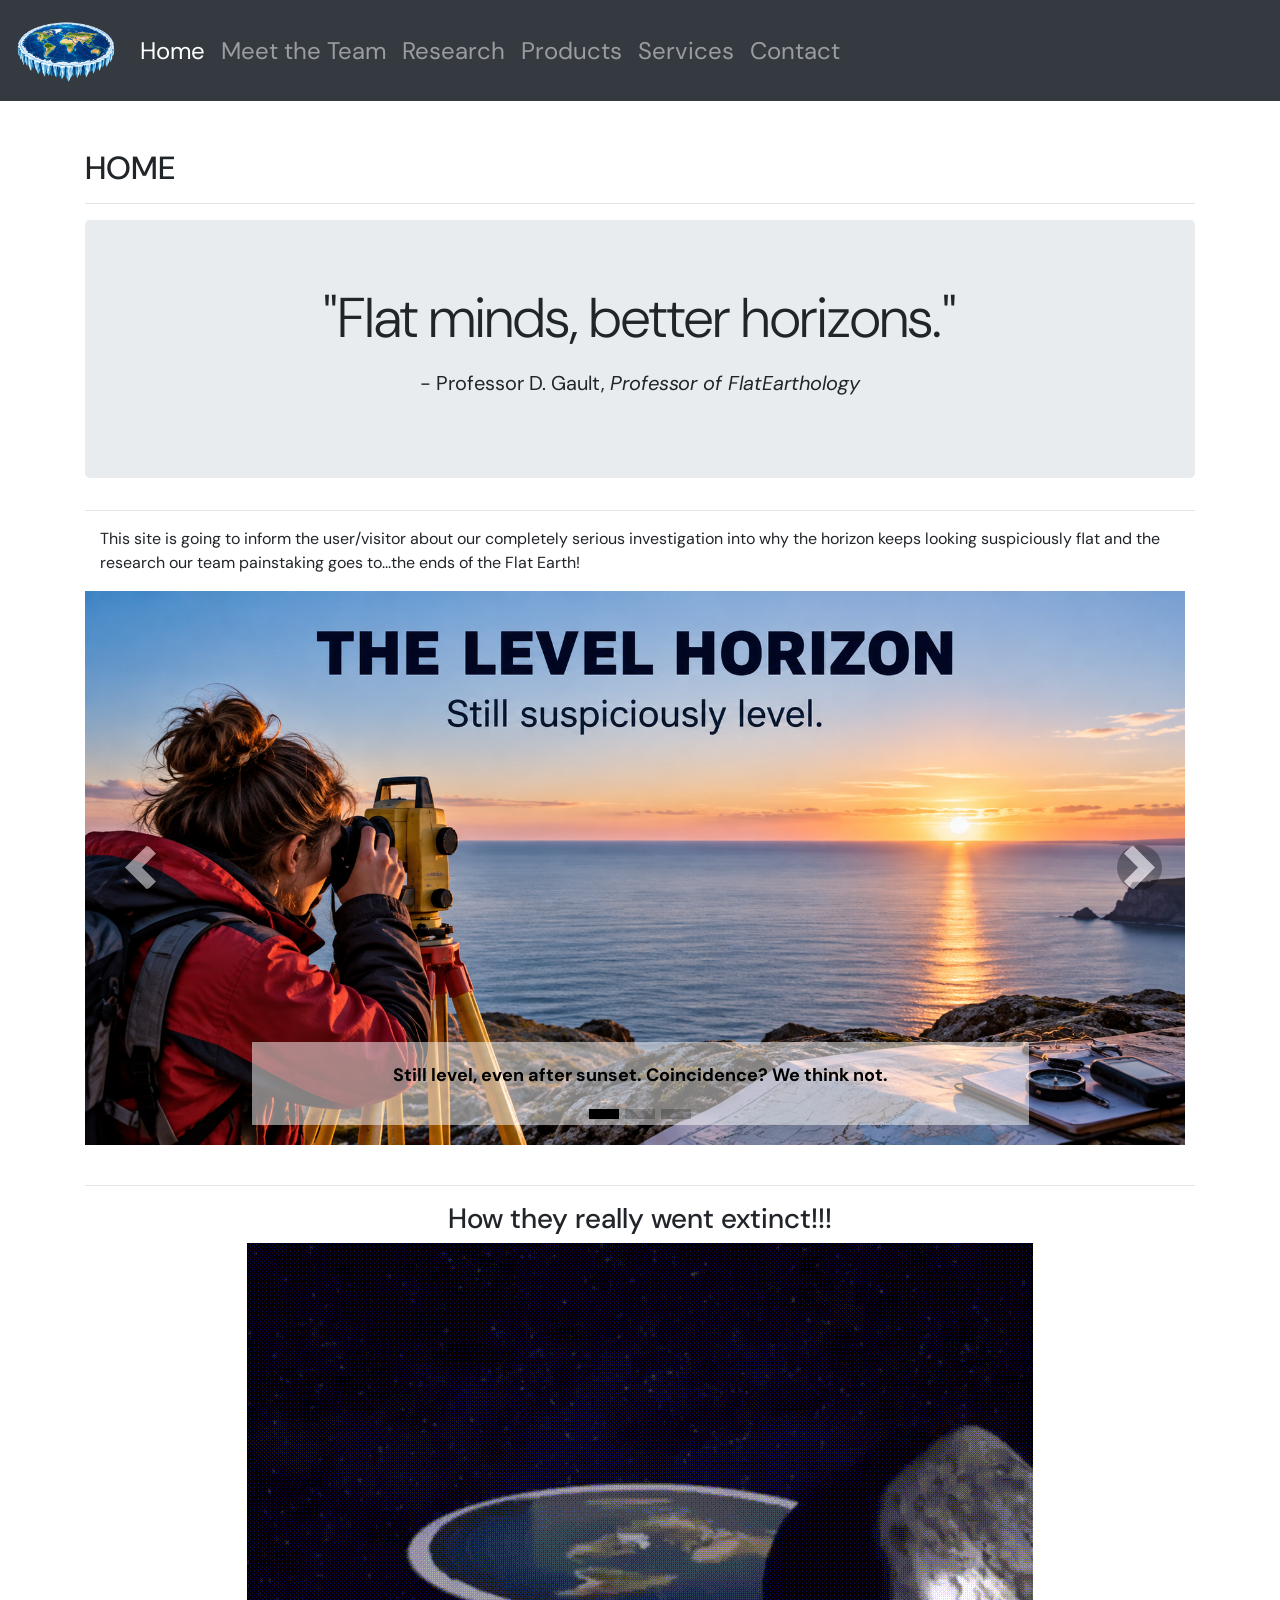
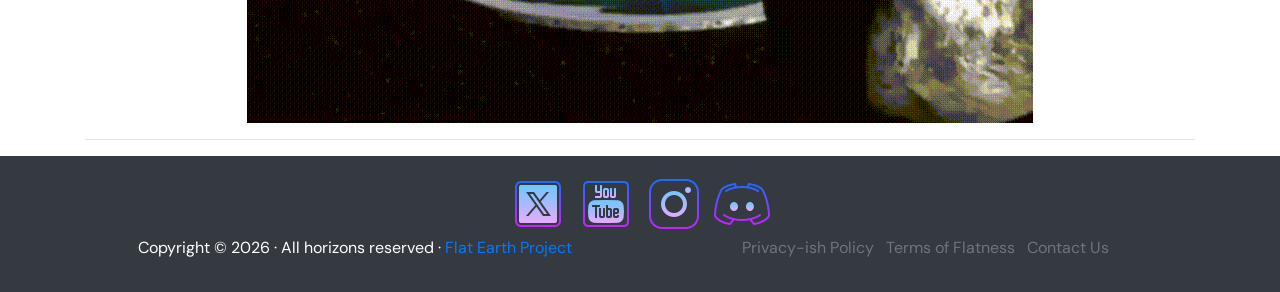
<file: index.html>
<!doctype html>
<html lang="en" style="height: 100;">
  <head >
    <!-- Required meta tags -->
    <meta charset="utf-8">
    <meta name="viewport" content="width=device-width, initial-scale=1, shrink-to-fit=no">

    <!-- Bootstrap CSS -->
    <link rel="stylesheet" href="https://cdn.jsdelivr.net/npm/bootstrap@4.4.1/dist/css/bootstrap.min.css" integrity="sha384-Vkoo8x4CGsO3+Hhxv8T/Q5PaXtkKtu6ug5TOeNV6gBiFeWPGFN9MuhOf23Q9Ifjh" crossorigin="anonymous">
    <link rel="stylesheet" href="css/styles.css">

    <title>Flat Earth HQ</title>
    <link rel="icon" href="assets/favicon.ico" type="image/x-icon">
  </head>
  <body class="d-flex flex-column min-vh-100">

<!-- NavBar -------------------------->
<nav class=" navbar navbar-expand-md bg-dark navbar-dark">
  <a class="navbar-brand" href="index.html"><img src="assets/flatEarthLogo.png" alt="Site Logo" style="height: 75px; width: 100px"></a>
  <button class="navbar-toggler" type="button" data-toggle="collapse" data-target="#collapsibleNavbar">
    <span class="navbar-toggler-icon"></span>
  </button>
  <div class="collapse navbar-collapse" id="collapsibleNavbar">
    <ul class="navbar-nav">
      <li class="nav-item active"><a class="nav-link" href="index.html">Home</a></li>
      <li class="nav-item"><a class="nav-link" href="meetTheTeam.html">Meet the Team</a></li>
      <li class="nav-item"><a class="nav-link" href="research.html">Research</a></li>
      <li class="nav-item"><a class="nav-link" href="products.html">Products</a></li>    
      <li class="nav-item"><a class="nav-link" href="services.html">Services</a></li>
      <li class="nav-item"><a class="nav-link" href="contact.html">Contact</a></li>    
    </ul>
  </div>  
</nav>
<br>
<!-- NavBar End ---------------------->

<!-- Main ---------------------------->
<div class="container" style="flex: 1;">
  <br>
  <h2>HOME</h2>
  <hr>
    <div class="jumbotron text-center">
        <h1 class="display-4">"Flat minds, better horizons."</h1>
        <p class="blockquote mt-3">
            - Professor D. Gault,
            <cite>
              Professor of FlatEarthology
            </cite>
        </p>
    </div>
  <hr>

    <div class="container">
      <p>This site is going to inform the user/visitor about our completely serious investigation into why the horizon keeps looking suspiciously flat 
         and the research our team painstaking goes to...the ends of the Flat Earth!</p>
    </div>

    <div id="demo" class="carousel slide" data-ride="carousel">
      <ul class="carousel-indicators">
        <li data-target="#demo" data-slide-to="0" class="active"></li>
        <li data-target="#demo" data-slide-to="1"></li>
        <li data-target="#demo" data-slide-to="2"></li>
      </ul>
      <div class="carousel-inner">
        <div class="carousel-item active">
          <img src="assets/carousel-assets/imgFlatHorizon.png" alt="Flat Earth Horizon" class="img-fluid" width="1100" height="500">
          <div class="carousel-caption">
            <p>Still level, even after sunset. Coincidence? We think not.</p>
          </div>   
        </div>
        <div class="carousel-item">
          <img src="assets/carousel-assets/imgIceWall.png" alt="Ice Wall Image" class="img-fluid" width="1100" height="500">
          <div class="carousel-caption">
            <p>Our expedition is ready. We are currently waiting for someone to lend us a very long ladder.</p>
          </div>   
        </div>
        <div class="carousel-item">
          <img src="assets/carousel-assets/imgFlatEarthHQ.png" alt="Flat Earth HQ" class="img-fluid" width="1100" height="500">
          <div class="carousel-caption">
            <p>Home of independent research, strong tea and absolutely no globes.</p>
          </div>   
        </div>
      </div>
      <a class="carousel-control-prev" href="#demo" data-slide="prev">
        <span class="carousel-control-prev-icon"></span>
      </a>
      <a class="carousel-control-next" href="#demo" data-slide="next">
        <span class="carousel-control-next-icon"></span>
      </a>
    </div>
<br>
<hr>
<div class="container" style="text-align: center;">
  <h3>How they really went extinct!!!</h3>
  <img src="assets/dinoEarthExtint.gif" class="img-fluid" alt="Dino Extinct Mode Gif">
</div>
<hr>
</div>
<!-- Main End ------------------------>

<!-- Footer -------------------------->
<footer class="text-center bg-dark text-white py-3"> <!-- py-3 = padding, optional-->
    <div>
      <a href="#"><img src="assets/socialIcons/icons8-x-64.png"  alt="X Link Icon"></a>
      <a href="#"><img src="assets/socialIcons/icons8-youtube-squared-64.png"  alt="Youtube Link Icon"></a>
      <a href="#"><img src="assets/socialIcons/icons8-instagram-64.png"  alt="Instagram Link Icon"></a>
      <a href="#"><img src="assets/socialIcons/icons8-discord-64.png"  alt="Discord Link Icon"></a>
    </div>
    <div class="container">
        <div class="row">
            <div class="col-md-6">
                <p>Copyright &copy; 2026 &middot; All horizons reserved &middot; <a href="index.html">Flat Earth Project</a></p>
            </div>
            <div class="col-md-6">
                <ul class="list-inline">
                    <li class="list-inline-item"><a href="#" class="text-muted">Privacy-ish Policy</a></li>
                    <li class="list-inline-item"><a href="#" class="text-muted">Terms of Flatness</a></li>
                    <li class="list-inline-item"><a href="contact.html" class="text-muted">Contact Us</a></li>
                </ul>
            </div>
        </div>
    </div>
</footer>
<!-- Footer End ---------------------->

    <!-- Optional JavaScript -->
    <!-- jQuery first, then Popper.js, then Bootstrap JS -->
    <script src="https://code.jquery.com/jquery-3.4.1.slim.min.js" integrity="sha384-J6qa4849blE2+poT4WnyKhv5vZF5SrPo0iEjwBvKU7imGFAV0wwj1yYfoRSJoZ+n" crossorigin="anonymous"></script>
    <script src="https://cdn.jsdelivr.net/npm/popper.js@1.16.0/dist/umd/popper.min.js" integrity="sha384-Q6E9RHvbIyZFJoft+2mJbHaEWldlvI9IOYy5n3zV9zzTtmI3UksdQRVvoxMfooAo" crossorigin="anonymous"></script>
    <script src="https://cdn.jsdelivr.net/npm/bootstrap@4.4.1/dist/js/bootstrap.min.js" integrity="sha384-wfSDF2E50Y2D1uUdj0O3uMBJnjuUD4Ih7YwaYd1iqfktj0Uod8GCExl3Og8ifwB6" crossorigin="anonymous"></script>
  </body>
</html>
</file>
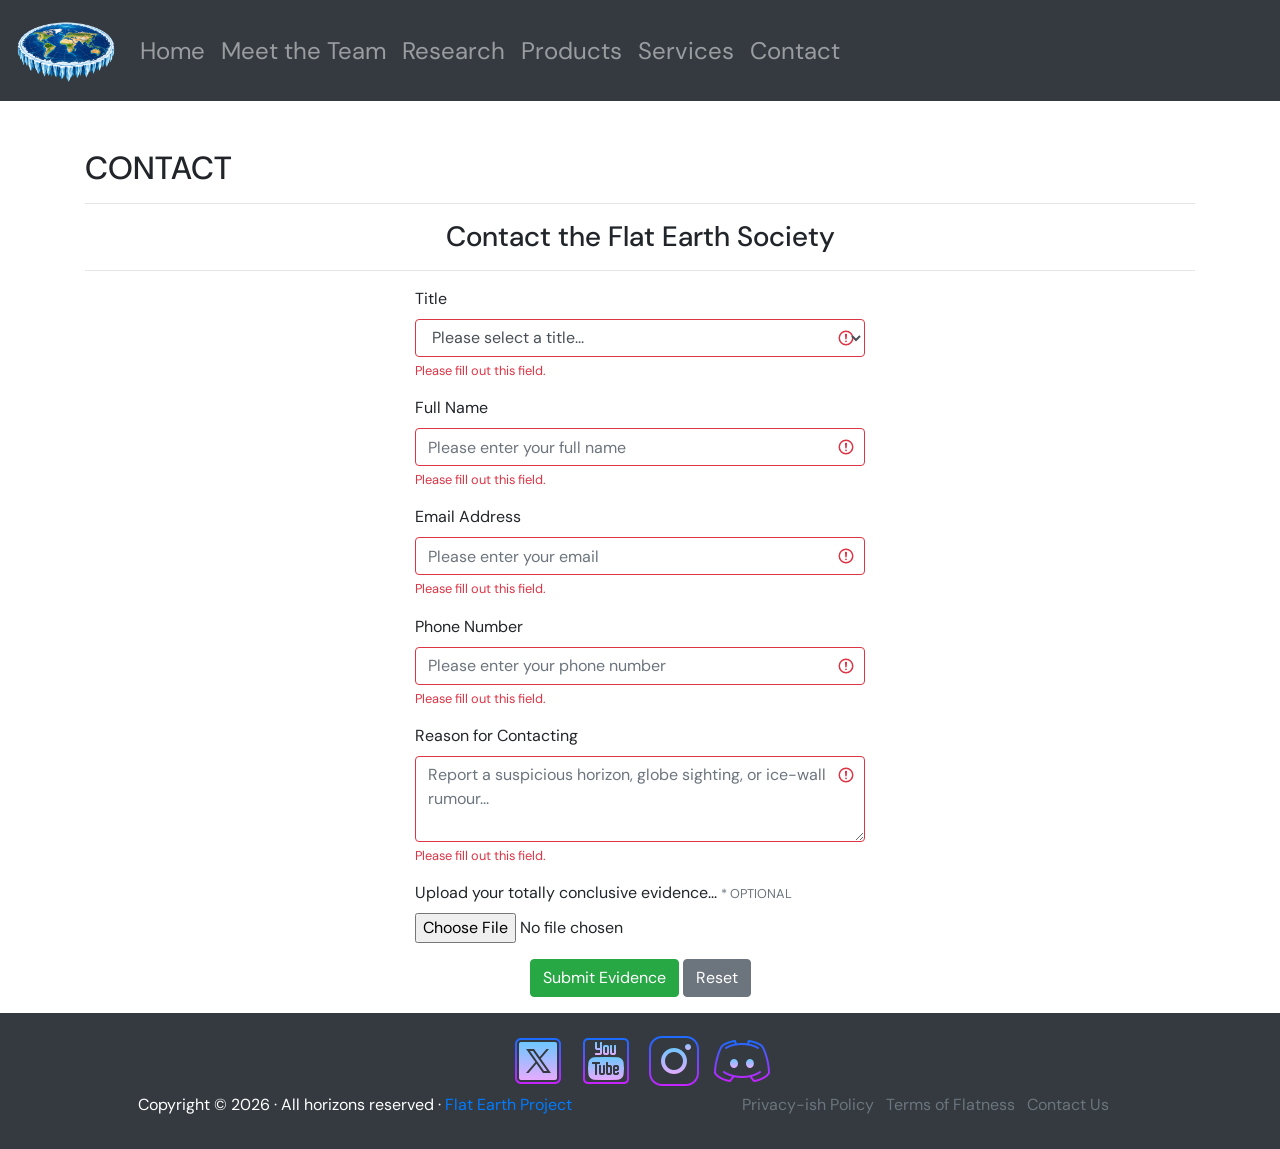
<file: contact.html>
<!doctype html>
<html lang="en" style="height: 100;">
  <head>
    <!-- Required meta tags -->
    <meta charset="utf-8">
    <meta name="viewport" content="width=device-width, initial-scale=1, shrink-to-fit=no">

    <!-- Bootstrap CSS -->
    <link rel="stylesheet" href="https://cdn.jsdelivr.net/npm/bootstrap@4.4.1/dist/css/bootstrap.min.css" integrity="sha384-Vkoo8x4CGsO3+Hhxv8T/Q5PaXtkKtu6ug5TOeNV6gBiFeWPGFN9MuhOf23Q9Ifjh" crossorigin="anonymous">
    <link rel="stylesheet" href="css/styles.css">

    <title>Flat Earth HQ</title>
    <link rel="icon" href="assets/favicon.ico" type="image/x-icon">
  </head>
<body class="d-flex flex-column min-vh-100">

<!-- NavBar -------------------------->
<nav class=" navbar navbar-expand-md bg-dark navbar-dark">
  <a class="navbar-brand" href="index.html"><img src="assets/flatEarthLogo.png" alt="Site Logo" style="height: 75px; width: 100px"></a>
  <button class="navbar-toggler" type="button" data-toggle="collapse" data-target="#collapsibleNavbar">
    <span class="navbar-toggler-icon"></span>
  </button>
  <div class="collapse navbar-collapse" id="collapsibleNavbar">
    <ul class="navbar-nav">
      <li class="nav-item"><a class="nav-link" href="index.html">Home</a></li>
      <li class="nav-item"><a class="nav-link" href="meetTheTeam.html">Meet the Team</a></li>
      <li class="nav-item"><a class="nav-link" href="research.html">Research</a></li>
      <li class="nav-item"><a class="nav-link" href="products.html">Products</a></li>
      <li class="nav-item"><a class="nav-link" href="services.html">Services</a></li>
      <li class="nav-item"><a class="nav-link" href="contact.html">Contact</a></li>        
    </ul>
  </div>  
</nav>
<br>
<!-- NavBar End ---------------------->

<!-- Main ---------------------------->
<div class="conatiner-fluid" style="flex: 1;">
    <br>


    <div class="container">
      <h2>CONTACT</h2>
      <hr>
      <h3 class="text-center">Contact the Flat Earth Society</h3>
      <hr>
      
      <div class="container-fluid d-flex justify-content-center">
        
        <form id="myForm" style="width: 450px;" class="was-validated" onsubmit="myFormSubmits(event)">
        
          <!-- Select Title -->
          <div class="form-group">
            <label for="nameTitle">Title</label>
            <select id="nameTitle" class="form-control" name="Title " required>
              <option value="">Please select a title...</option>
              <option value="MR">MR.</option>
              <option value="MISS">Miss</option>
              <option value="MRS">Mrs.</option>
              <option value="DR">Dr.</option>
              <option value="PROF">Prof. of Flatness</option>
            </select>
            <div class="valid-feedback">Valid.</div>
            <div class="invalid-feedback">Please fill out this field.</div>
          </div>
        
          <!-- Full Name -->
          <div class="form-group">
            <label for="fullName">Full Name</label>
            <input type="text" class="form-control" id="fullName" name="Full Name " placeholder="Please enter your full name" required>
            <div class="valid-feedback">Valid.</div>
            <div class="invalid-feedback">Please fill out this field.</div>
          </div>
          
          <!-- Email -->
          <div class="form-group">
            <label for="email">Email Address</label>
            <input type="email" class="form-control" id="email" placeholder="Please enter your email"  name="Email "  required>
            <div class="valid-feedback">Valid.</div>
            <div class="invalid-feedback">Please fill out this field.</div>
          </div>
          
          <!-- Phone Number -->
          <div class="form-group">
            <label for="phoneNumber">Phone Number</label>
            <input type="tel" class="form-control" id="phoneNumber" placeholder="Please enter your phone number"  name="Phone Number "  required>
            <div class="valid-feedback">Valid.</div>
            <div class="invalid-feedback">Please fill out this field.</div>
          </div>
          
          <!-- Address -->
          <div class="form-group">
            <label for="address">Reason for Contacting</label>
            <textarea class="form-control" id="address" rows="3" placeholder="Report a suspicious horizon, globe sighting, or ice-wall rumour..." name="Contact Reason "  required></textarea>
            <div class="valid-feedback">Valid.</div>
            <div class="invalid-feedback">Please fill out this field.</div>
          </div>
          
          <!-- Upload CV -->
          <div class="form-group">
            <label for="uploadFict">Upload your totally conclusive evidence...</label>
            <small class="text-muted">* OPTIONAL</small>
            <input type="file" class="form-control-file" id="uploadFict" name="File Upload ">
        </div>
          
          <!-- Buttons -->
          <div class="form-group text-center">
            <button type="submit" class="btn btn-success">Submit Evidence</button>
            <button type="reset" class="btn btn-secondary">Reset</button>
          </div>
        </form>
      </div>
    </div>

</div>

<!-- Main End ------------------------>

<!-- Footer -------------------------->
<footer class="text-center bg-dark text-white py-3"> <!-- py-3 = padding, optional-->
    <div>
      <a href="#"><img src="assets/socialIcons/icons8-x-64.png"  alt="X Link Icon"></a>
      <a href="#"><img src="assets/socialIcons/icons8-youtube-squared-64.png"  alt="Youtube Link Icon"></a>
      <a href="#"><img src="assets/socialIcons/icons8-instagram-64.png"  alt="Instagram Link Icon"></a>
      <a href="#"><img src="assets/socialIcons/icons8-discord-64.png"  alt="Discord Link Icon"></a>
    </div>
    <div class="container">
        <div class="row">
            <div class="col-md-6">
                <p>Copyright &copy; 2026 &middot; All horizons reserved &middot; <a href="index.html">Flat Earth Project</a></p>
            </div>
            <div class="col-md-6">
                <ul class="list-inline">
                    <li class="list-inline-item"><a href="#" class="text-muted">Privacy-ish Policy</a></li>
                    <li class="list-inline-item"><a href="#" class="text-muted">Terms of Flatness</a></li>
                    <li class="list-inline-item"><a href="contact.html" class="text-muted">Contact Us</a></li>
                </ul>
            </div>
        </div>
    </div>
</footer>
<!-- Footer End ---------------------->

<!-- CUSTOM SCRIPTING FILE -----------> 
<script src="js/formscript.js"></script>
<!-- CUSTOM SCRIPTING FILE END -------> 

    <!-- Optional JavaScript -->
    <!-- jQuery first, then Popper.js, then Bootstrap JS -->
    <script src="https://code.jquery.com/jquery-3.4.1.slim.min.js" integrity="sha384-J6qa4849blE2+poT4WnyKhv5vZF5SrPo0iEjwBvKU7imGFAV0wwj1yYfoRSJoZ+n" crossorigin="anonymous"></script>
    <script src="https://cdn.jsdelivr.net/npm/popper.js@1.16.0/dist/umd/popper.min.js" integrity="sha384-Q6E9RHvbIyZFJoft+2mJbHaEWldlvI9IOYy5n3zV9zzTtmI3UksdQRVvoxMfooAo" crossorigin="anonymous"></script>
    <script src="https://cdn.jsdelivr.net/npm/bootstrap@4.4.1/dist/js/bootstrap.min.js" integrity="sha384-wfSDF2E50Y2D1uUdj0O3uMBJnjuUD4Ih7YwaYd1iqfktj0Uod8GCExl3Og8ifwB6" crossorigin="anonymous"></script>
  </body>
</html>
</file>
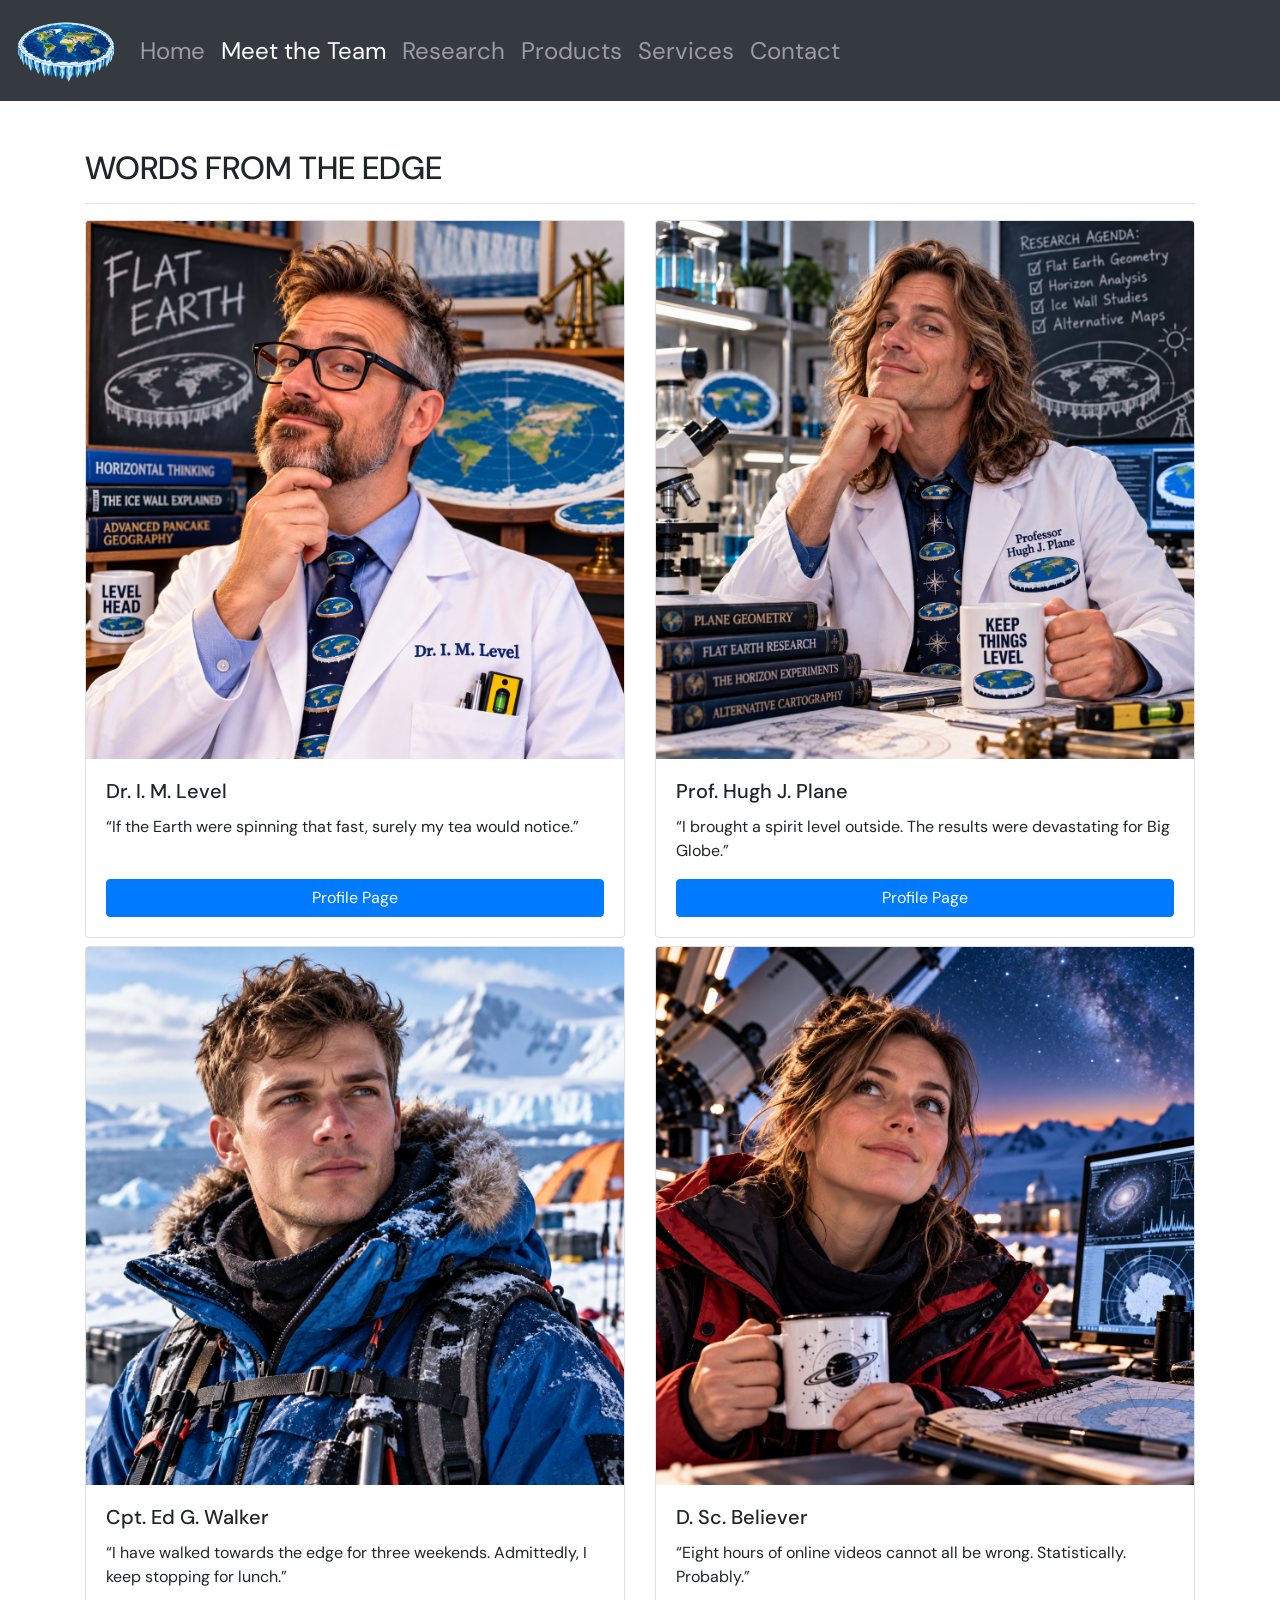
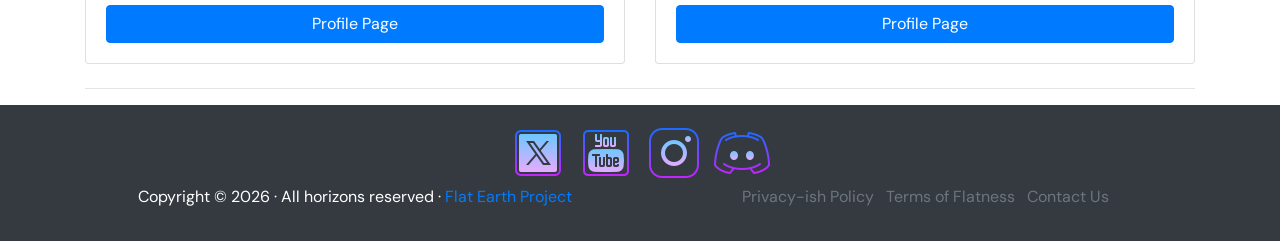
<file: meetTheTeam.html>
<!doctype html>
<html lang="en" style="height: 100;">
  <head>
    <!-- Required meta tags -->
    <meta charset="utf-8">
    <meta name="viewport" content="width=device-width, initial-scale=1, shrink-to-fit=no">

    <!-- Bootstrap CSS -->
    <link rel="stylesheet" href="https://cdn.jsdelivr.net/npm/bootstrap@4.4.1/dist/css/bootstrap.min.css" integrity="sha384-Vkoo8x4CGsO3+Hhxv8T/Q5PaXtkKtu6ug5TOeNV6gBiFeWPGFN9MuhOf23Q9Ifjh" crossorigin="anonymous">
    <link rel="stylesheet" href="css/styles.css">

    <title>Flat Earth HQ</title>
    <link rel="icon" href="assets/favicon.ico" type="image/x-icon">
  </head>
  <body class="d-flex flex-column min-vh-100">

<!-- NavBar -------------------------->
<nav class=" navbar navbar-expand-md bg-dark navbar-dark">
  <a class="navbar-brand" href="index.html"><img src="assets/flatEarthLogo.png" alt="Site Logo" style="height: 75px; width: 100px"></a>
  <button class="navbar-toggler" type="button" data-toggle="collapse" data-target="#collapsibleNavbar">
    <span class="navbar-toggler-icon"></span>
  </button>
  <div class="collapse navbar-collapse" id="collapsibleNavbar">
    <ul class="navbar-nav">
      <li class="nav-item"><a class="nav-link" href="index.html">Home</a></li>
      <li class="nav-item active"><a class="nav-link" href="meetTheTeam.html">Meet the Team</a></li>
      <li class="nav-item"><a class="nav-link" href="research.html">Research</a></li>
      <li class="nav-item"><a class="nav-link" href="products.html">Products</a></li>
      <li class="nav-item"><a class="nav-link" href="services.html">Services</a></li>
      <li class="nav-item"><a class="nav-link" href="contact.html">Contact</a></li>    
    </ul>
  </div>  
</nav>
<br>
<!-- NavBar End ---------------------->

<!-- Main ---------------------------->
<div class="container" style="flex: 1;">
  <br>
  <h2 class="font-effect-fire">WORDS FROM THE EDGE</h2>
  <hr>

  <!-- <h1 class="fire">Burning text</h1> -->

    <div class="row row-cols-1 row-cols-md-2">
      <div class="col mb-2">
        <div class="card h-100">
          <img src="assets/quotes-assets/imgDrLevel.png" class="card-img-top" alt="Dr. I. M. Level" style="height: auto;">
          <div class="card-body d-flex flex-column">
            <h5 class="card-title">Dr. I. M. Level</h5>
            <p class="card-text">“If the Earth were spinning that fast, surely my tea would notice.”</p>
            <a href="" class="mt-auto btn btn-primary">Profile Page</a>
          </div>
        </div>
      </div>
      <div class="col mb-2">
        <div class="card h-100">
          <img src="assets/quotes-assets/imgProfPlane.png" class="card-img-top" alt="Professor Hugh J. Plane" style="height: auto;">
          <div class="card-body d-flex flex-column">
            <h5 class="card-title">Prof. Hugh J. Plane</h5>
            <p class="card-text">“I brought a spirit level outside. The results were devastating for Big Globe.”</p>
            <a href="" class="mt-auto btn btn-primary">Profile Page</a>
          </div>
        </div>
      </div>
      <div class="col mb-2">
        <div class="card h-100">
          <img src="assets/quotes-assets/imgCptWalker.png" class="card-img-top" alt="Captain Ed G. Walker" style="height:auto;">
          <div class="card-body d-flex flex-column">
            <h5 class="card-title">Cpt. Ed G. Walker</h5>
            <p class="card-text">“I have walked towards the edge for three weekends. Admittedly, I keep stopping for lunch.”</p>
            <a href="" class="mt-auto btn btn-primary">Profile Page</a>
          </div>
        </div>
      </div>
      <div class="col mb-2">
        <div class="card h-100">
          <img src="assets/quotes-assets/imgScBeliever.png" class="card-img-top" alt="D Sc. Believer" style="height: auto;">
          <div class="card-body d-flex flex-column">
            <h5 class="card-title">D. Sc. Believer</h5>
            <p class="card-text">“Eight hours of online videos cannot all be wrong. Statistically. Probably.”</p>
            <a href="" class="mt-auto btn btn-primary">Profile Page</a>
          </div>
        </div>
      </div>
    </div>
    <hr>
</div>
<!-- Main End ------------------------>

<!-- Footer -------------------------->
<footer class="text-center bg-dark text-white py-3"> <!-- py-3 = padding, optional-->
    <div>
      <a href="#"><img src="assets/socialIcons/icons8-x-64.png"  alt="X Link Icon"></a>
      <a href="#"><img src="assets/socialIcons/icons8-youtube-squared-64.png"  alt="Youtube Link Icon"></a>
      <a href="#"><img src="assets/socialIcons/icons8-instagram-64.png"  alt="Instagram Link Icon"></a>
      <a href="#"><img src="assets/socialIcons/icons8-discord-64.png"  alt="Discord Link Icon"></a>
    </div>
    <div class="container">
        <div class="row">
            <div class="col-md-6">
                <p>Copyright &copy; 2026 &middot; All horizons reserved &middot; <a href="index.html">Flat Earth Project</a></p>
            </div>
            <div class="col-md-6">
                <ul class="list-inline">
                    <li class="list-inline-item"><a href="#" class="text-muted">Privacy-ish Policy</a></li>
                    <li class="list-inline-item"><a href="#" class="text-muted">Terms of Flatness</a></li>
                    <li class="list-inline-item"><a href="contact.html" class="text-muted">Contact Us</a></li>
                </ul>
            </div>
        </div>
    </div>
</footer>
<!-- Footer End ---------------------->

    <!-- Optional JavaScript -->
    <!-- jQuery first, then Popper.js, then Bootstrap JS -->
    <script src="https://code.jquery.com/jquery-3.4.1.slim.min.js" integrity="sha384-J6qa4849blE2+poT4WnyKhv5vZF5SrPo0iEjwBvKU7imGFAV0wwj1yYfoRSJoZ+n" crossorigin="anonymous"></script>
    <script src="https://cdn.jsdelivr.net/npm/popper.js@1.16.0/dist/umd/popper.min.js" integrity="sha384-Q6E9RHvbIyZFJoft+2mJbHaEWldlvI9IOYy5n3zV9zzTtmI3UksdQRVvoxMfooAo" crossorigin="anonymous"></script>
    <script src="https://cdn.jsdelivr.net/npm/bootstrap@4.4.1/dist/js/bootstrap.min.js" integrity="sha384-wfSDF2E50Y2D1uUdj0O3uMBJnjuUD4Ih7YwaYd1iqfktj0Uod8GCExl3Og8ifwB6" crossorigin="anonymous"></script>
  </body>
</html>
</file>
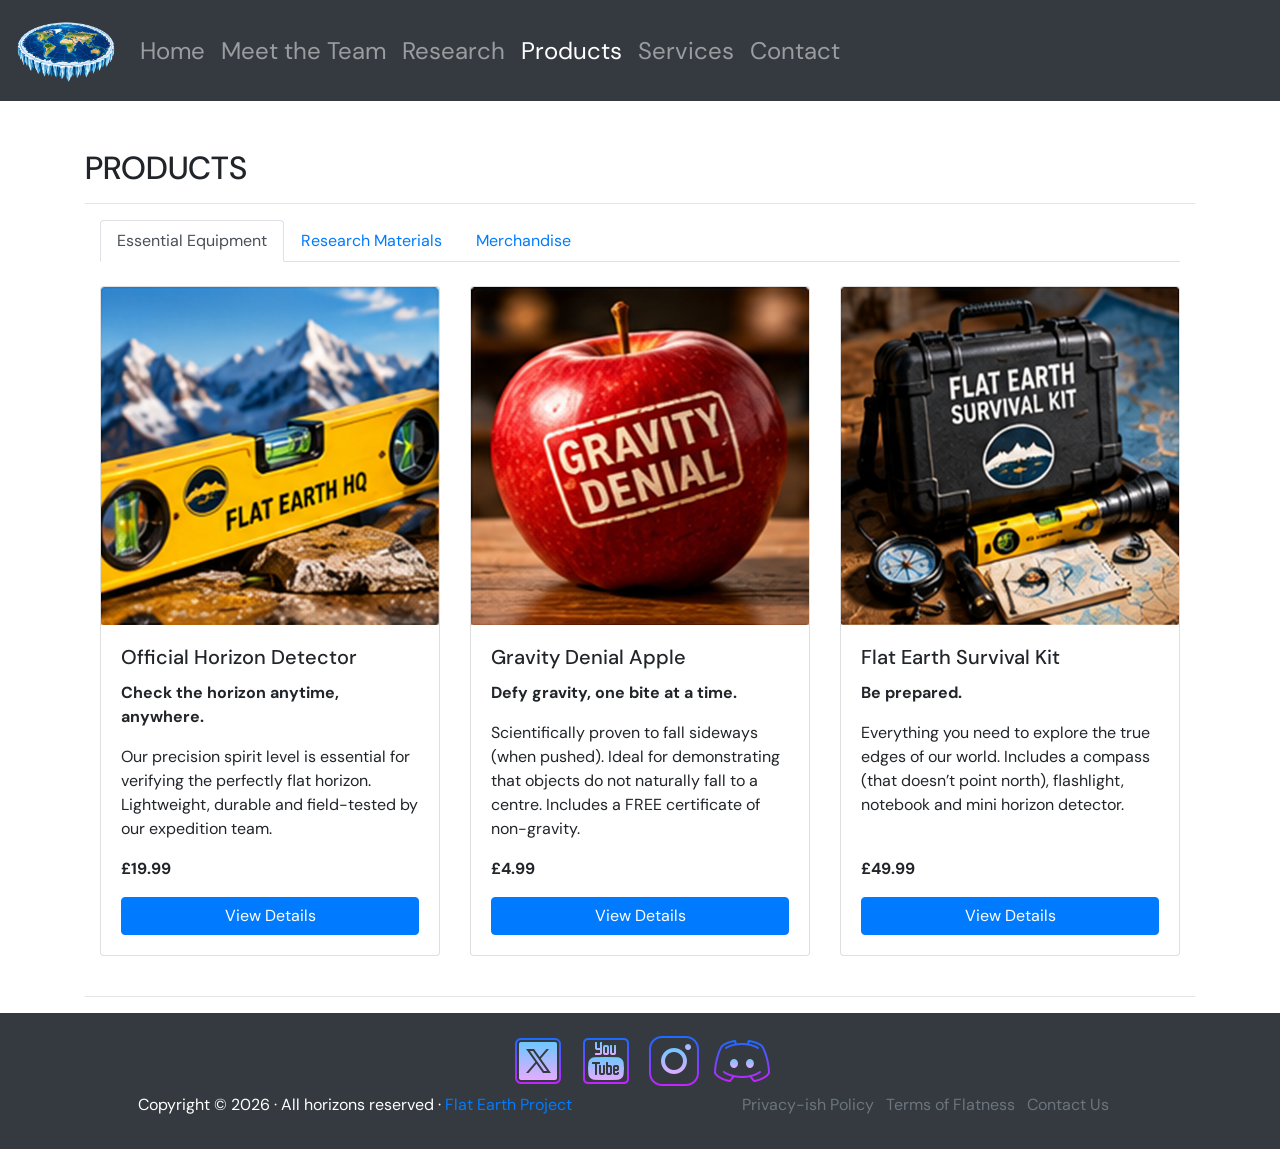
<file: products.html>
<!doctype html>
<html lang="en" style="height: 100;">
  <head>
    <!-- Required meta tags -->
    <meta charset="utf-8">
    <meta name="viewport" content="width=device-width, initial-scale=1, shrink-to-fit=no">

    <!-- Bootstrap CSS -->
    <link rel="stylesheet" href="https://cdn.jsdelivr.net/npm/bootstrap@4.4.1/dist/css/bootstrap.min.css" integrity="sha384-Vkoo8x4CGsO3+Hhxv8T/Q5PaXtkKtu6ug5TOeNV6gBiFeWPGFN9MuhOf23Q9Ifjh" crossorigin="anonymous">
    <link rel="stylesheet" href="css/styles.css">

    <title>Flat Earth HQ</title>
    <link rel="icon" href="assets/favicon.ico" type="image/x-icon">
  </head>
<body class="d-flex flex-column min-vh-100">

<!-- NavBar -------------------------->
<nav class=" navbar navbar-expand-md bg-dark navbar-dark">
  <a class="navbar-brand" href="index.html"><img src="assets/flatEarthLogo.png" alt="Site Logo" style="height: 75px; width: 100px"></a>
  <button class="navbar-toggler" type="button" data-toggle="collapse" data-target="#collapsibleNavbar">
    <span class="navbar-toggler-icon"></span>
  </button>
  <div class="collapse navbar-collapse" id="collapsibleNavbar">
    <ul class="navbar-nav">
      <li class="nav-item"><a class="nav-link" href="index.html">Home</a></li>
      <li class="nav-item"><a class="nav-link" href="meetTheTeam.html">Meet the Team</a></li>
      <li class="nav-item"><a class="nav-link" href="research.html">Research</a></li>
      <li class="nav-item active"><a class="nav-link" href="products.html">Products</a></li> 
      <li class="nav-item"><a class="nav-link" href="services.html">Services</a></li>
      <li class="nav-item"><a class="nav-link" href="contact.html">Contact</a></li>    
    </ul>
  </div>  
</nav>
<br>
<!-- NavBar End ---------------------->

<!-- Main ---------------------------->
<div class="container" style="flex: 1;">
  <br>
  <h2>PRODUCTS</h2>
  <hr>
  <div class="container">
    <!-- Nav tabs -->
    <ul class="nav nav-tabs" role="tablist">
      <li class="nav-item">
        <a class="nav-link active" data-toggle="tab" href="#home">Essential Equipment</a>
      </li>
      <li class="nav-item">
        <a class="nav-link" data-toggle="tab" href="#menu1">Research Materials</a>
      </li>
      <li class="nav-item">
        <a class="nav-link" data-toggle="tab" href="#menu2">Merchandise</a>
      </li>
    </ul>

    <!-- Tab panes -->
    <div class="tab-content">
      <div id="home" class="container tab-pane active"><br>
        <div class="row">
          <div class="row">
                  <div class="col-12 col-md-4 mb-4">
                    <div class="card h-100 w-100">
                      <img  src="assets/products/horizon-detector.png"  class="card-img-top" alt="Official Horizon Detector">
                      <div class="card-body d-flex flex-column">
                        <h5 class="card-title">Official Horizon Detector</h5>
                        <p class="font-weight-bold">Check the horizon anytime, anywhere.</p>
                        <p class="card-text">Our precision spirit level is essential for verifying the perfectly flat horizon. Lightweight, durable and field-tested by our expedition team.</p>
                        <p class="font-weight-bold mt-auto">£19.99</p>
                        <a href="" class=" btn btn-primary">View Details</a>
                      </div>
                    </div>
                  </div>
                  <div class="col-12 col-md-4 mb-4">
                    <div class="card h-100 w-100">
                      <img src="assets/products/gravity-denial-apple.png" class="card-img-top" alt="Gravity Denial Apple" >
                      <div class="card-body d-flex flex-column">
                        <h5 class="card-title">Gravity Denial Apple</h5>
                        <p class="font-weight-bold">Defy gravity, one bite at a time.</p>
                        <p class="card-text">Scientifically proven to fall sideways (when pushed). Ideal for demonstrating that objects do not naturally fall to a centre. Includes a FREE certificate of non-gravity.</p>
                        <p class="font-weight-bold mt-auto">£4.99</p>
                        <a href="" class=" btn btn-primary">View Details</a>
                      </div>
                    </div>
                  </div>
                  <div class="col-12 col-md-4 mb-4">
                    <div class="card h-100 w-100">
                      <img src="assets/products/survival-kit.png" class="card-img-top" alt="Flat Earth Survival Kit" >
                      <div class="card-body d-flex flex-column">
                        <h5 class="card-title">Flat Earth Survival Kit</h5>
                        <p class="font-weight-bold">Be prepared.</p>
                        <p class="card-text">Everything you need to explore the true edges of our world. Includes a compass (that doesn’t point north), flashlight, notebook and mini horizon detector.</p>
                        <p class="font-weight-bold mt-auto">£49.99</p>
                        <a href="" class=" btn btn-primary">View Details</a>
                      </div>
                    </div>
                  </div>
              </div>
        </div>
      </div>
      <div id="menu1" class="container tab-pane fade"><br>
        <div class="row">
                <div class="row">
                  <div class="col-12 col-md-4 mb-4">
                    <div class="card h-100 w-100">
                      <img  src="assets/products/flat-earth-map.png"  class="card-img-top" alt="Official Flat Earth Map">
                      <div class="card-body d-flex flex-column">
                        <h5 class="card-title">Official Flat Earth Map</h5>
                        <p class="font-weight-bold">See the world as it really is.</p>
                        <p class="card-text">High-quality, full-colour reproduction of our official Flat Earth map. Perfect for your study, classroom or research facility. Available in A3 and A2 sizes.</p>
                        <p class="font-weight-bold mt-auto">£9.99</p>
                        <a href="" class=" btn btn-primary">View Details</a>
                      </div>
                    </div>
                  </div>
                  <div class="col-12 col-md-4 mb-4">
                    <div class="card h-100 w-100">
                      <img src="assets/products/investigation-notebook.png" class="card-img-top" alt="Conspiracy Investigation Notebook" >
                      <div class="card-body d-flex flex-column">
                        <h5 class="card-title">Conspiracy Investigation Notebook</h5>
                        <p class="font-weight-bold">Record your findings.</p>
                        <p class="card-text">100 pages of high-quality lined paper with useful research templates. Includes sections for observations, questions, evidence and alternative facts.</p>
                        <p class="font-weight-bold mt-auto">£6.99</p>
                        <a href="" class="btn btn-primary">View Details</a>
                      </div>
                    </div>
                  </div>
                  <div class="col-12 col-md-4 mb-4">
                    <div class="card h-100 w-100">
                      <img src="assets/products/scientific-ruler.png" class="card-img-top"  alt="Approved Scientific Ruler" >
                      <div class="card-body d-flex flex-column">
                        <h5 class="card-title">Approved Scientific Ruler</h5>
                        <p class="font-weight-bold">Measure without the curve.</p>
                        <p class="card-text">Precision engineered for flat surface measurements. Ideal for proving that things are straight, not curved. Available in 15 cm and 30 cm lengths.</p>
                        <p class=" font-weight-bold mt-auto">£5.99</p>
                        <a href="" class=" btn btn-primary">View Details</a>
                      </div>
                    </div>
                  </div>
              </div>
        </div>      
      </div>
      <div id="menu2" class="container tab-pane fade"><br>
          <div class="row">
                <div class="row">
                  <div class="col-12 col-md-4 mb-4">
                    <div class="card h-100 w-100">
                      <img src="assets/products/level-head-mug.png" class="card-img-top" alt="LEVEL HEAD Mug" >
                      <div class="card-body d-flex flex-column">
                        <h5 class="card-title">"LEVEL HEAD" Mug</h5>
                        <p class="font-weight-bold">Stay level with every sip.</p>
                        <p class="card-text">The perfect mug for open-minded researchers. Premium-quality ceramic mug with our classic Flat Earth HQ logo. Dishwasher and microwave safe.</p>
                        <p class="font-weight-bold mt-auto">£9.99</p>
                        <a href="" class=" btn btn-primary">View Details</a>
                      </div>
                    </div>
                  </div>
                  <div class="col-12 col-md-4 mb-4">
                    <div class="card h-100 w-100">
                      <img  src="assets/products/research-tshirt.png"  class="card-img-top" alt="Research Team T-Shirt" >
                      <div class="card-body d-flex flex-column">
                        <h5 class="card-title">Research Team T-Shirt</h5>
                        <p class="font-weight-bold">Wear the truth.</p>
                        <p class="card-text">High-quality cotton T-shirt available in multiple sizes. Features our official research team design. Available in navy blue, black or grey.</p>
                        <p class="font-weight-bold mt-auto">£14.99</p>
                        <a href="" class="btn btn-primary">View Details</a>
                      </div>
                    </div>
                  </div>
                  <div class="col-12 col-md-4 mb-4">
                    <div class="card h-100 w-100">
                      <img  src="assets/products/saturn-mug.png" class="card-img-top"  alt="Saturn Exemption Mug">
                      <div class="card-body d-flex flex-column">
                        <h5 class="card-title">Saturn Exemption Mug</h5>
                        <p class="font-weight-bold">Earth is flat. Other planets may vary.</p>
                        <p class="card-text">A must-have for any serious researcher who understands the exceptions. Premium-quality ceramic mug with full-colour design.</p>
                        <p class="font-weight-bold mt-auto">£9.99</p>
                        <a href="" class=" btn btn-primary">View Details</a>
                      </div>
                    </div>
                  </div>
              </div>
          </div>
        </div>
    </div>
  </div>
<hr>
</div>


<!-- Main End ------------------------>

<!-- Footer -------------------------->
<footer class="text-center bg-dark text-white py-3"> <!-- py-3 = padding, optional-->
    <div>
      <a href="#"><img src="assets/socialIcons/icons8-x-64.png"  alt="X Link Icon"></a>
      <a href="#"><img src="assets/socialIcons/icons8-youtube-squared-64.png"  alt="Youtube Link Icon"></a>
      <a href="#"><img src="assets/socialIcons/icons8-instagram-64.png"  alt="Instagram Link Icon"></a>
      <a href="#"><img src="assets/socialIcons/icons8-discord-64.png"  alt="Discord Link Icon"></a>
    </div>
    <div class="container">
        <div class="row">
            <div class="col-md-6">
                <p>Copyright &copy; 2026 &middot; All horizons reserved &middot; <a href="index.html">Flat Earth Project</a></p>
            </div>
            <div class="col-md-6">
                <ul class="list-inline">
                    <li class="list-inline-item"><a href="#" class="text-muted">Privacy-ish Policy</a></li>
                    <li class="list-inline-item"><a href="#" class="text-muted">Terms of Flatness</a></li>
                    <li class="list-inline-item"><a href="contact.html" class="text-muted">Contact Us</a></li>
                </ul>
            </div>
        </div>
    </div>
</footer>
<!-- Footer End ---------------------->

    <!-- Optional JavaScript -->
    <!-- jQuery first, then Popper.js, then Bootstrap JS -->
    <script src="https://code.jquery.com/jquery-3.4.1.slim.min.js" integrity="sha384-J6qa4849blE2+poT4WnyKhv5vZF5SrPo0iEjwBvKU7imGFAV0wwj1yYfoRSJoZ+n" crossorigin="anonymous"></script>
    <script src="https://cdn.jsdelivr.net/npm/popper.js@1.16.0/dist/umd/popper.min.js" integrity="sha384-Q6E9RHvbIyZFJoft+2mJbHaEWldlvI9IOYy5n3zV9zzTtmI3UksdQRVvoxMfooAo" crossorigin="anonymous"></script>
    <script src="https://cdn.jsdelivr.net/npm/bootstrap@4.4.1/dist/js/bootstrap.min.js" integrity="sha384-wfSDF2E50Y2D1uUdj0O3uMBJnjuUD4Ih7YwaYd1iqfktj0Uod8GCExl3Og8ifwB6" crossorigin="anonymous"></script>
  </body>
</html>
</file>
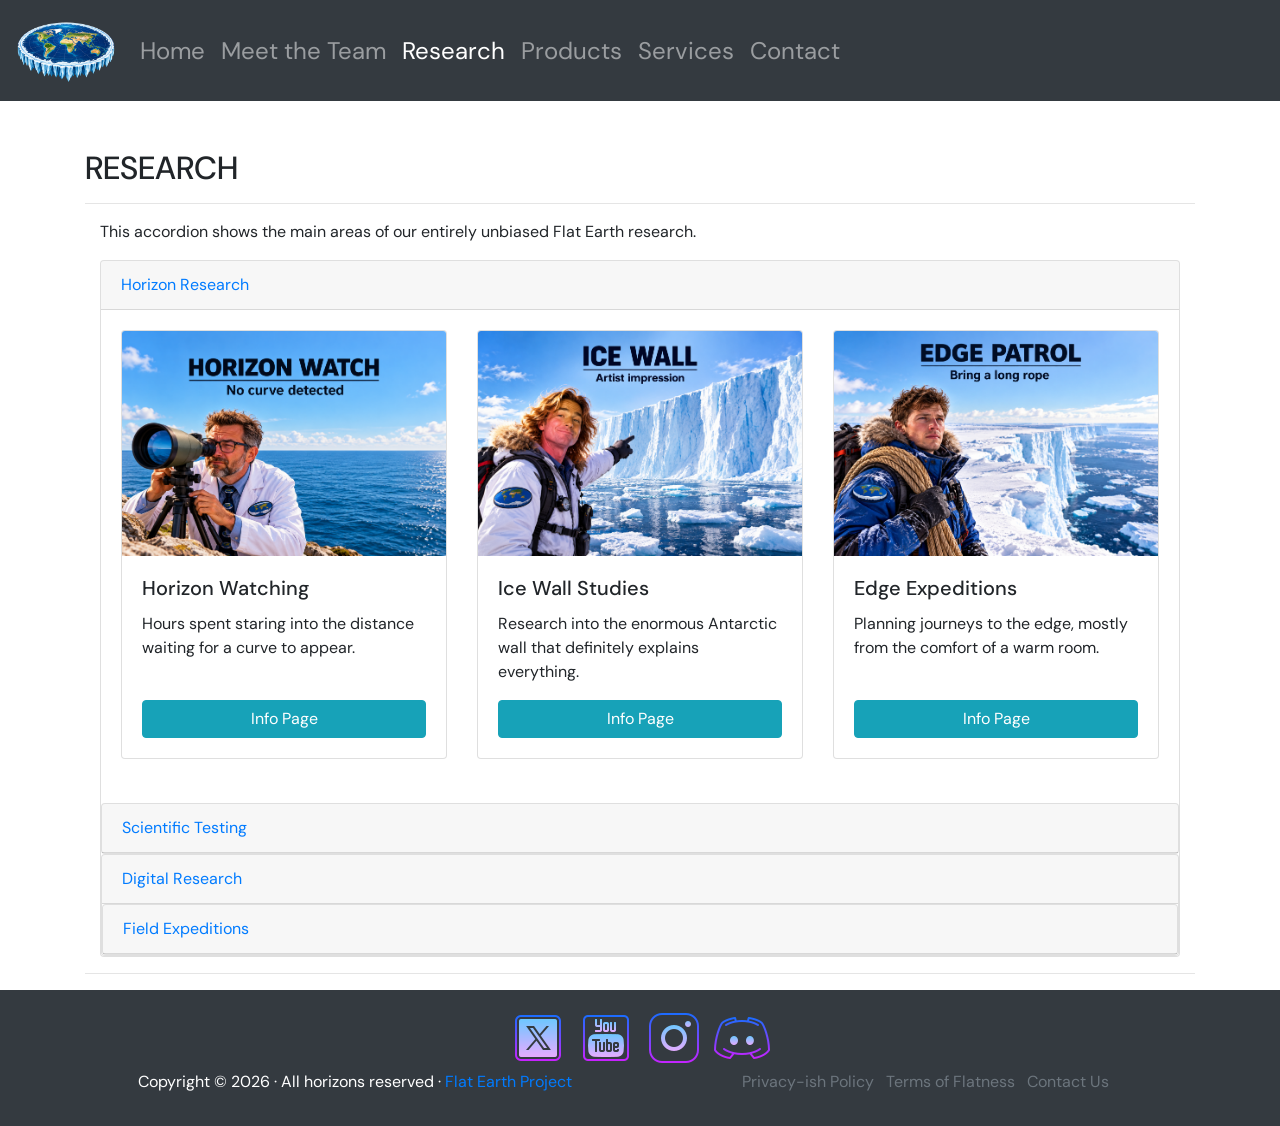
<file: research.html>
<!doctype html>
<html lang="en" style="height: 100;">
  <head>
    <!-- Required meta tags -->
    <meta charset="utf-8">
    <meta name="viewport" content="width=device-width, initial-scale=1, shrink-to-fit=no">

    <!-- Bootstrap CSS -->
    <link rel="stylesheet" href="https://cdn.jsdelivr.net/npm/bootstrap@4.4.1/dist/css/bootstrap.min.css" integrity="sha384-Vkoo8x4CGsO3+Hhxv8T/Q5PaXtkKtu6ug5TOeNV6gBiFeWPGFN9MuhOf23Q9Ifjh" crossorigin="anonymous">
    <link rel="stylesheet" href="css/styles.css">

    <title>Flat Earth HQ</title>
    <link rel="icon" href="assets/favicon.ico" type="image/x-icon">
  </head>
<body class="d-flex flex-column min-vh-100">

<!-- NavBar -------------------------->
<nav class=" navbar navbar-expand-md bg-dark navbar-dark">
  <a class="navbar-brand" href="index.html"><img src="assets/flatEarthLogo.png" alt="Site Logo" style="height: 75px; width: 100px"></a>
  <button class="navbar-toggler" type="button" data-toggle="collapse" data-target="#collapsibleNavbar">
    <span class="navbar-toggler-icon"></span>
  </button>
  <div class="collapse navbar-collapse" id="collapsibleNavbar">
    <ul class="navbar-nav">
      <li class="nav-item"><a class="nav-link" href="index.html">Home</a></li>
      <li class="nav-item"><a class="nav-link" href="meetTheTeam.html">Meet the Team</a></li>
      <li class="nav-item active"><a class="nav-link" href="research.html">Research</a></li>
      <li class="nav-item"><a class="nav-link" href="products.html">Products</a></li>
      <li class="nav-item"><a class="nav-link" href="services.html">Services</a></li>    
      <li class="nav-item"><a class="nav-link" href="contact.html">Contact</a></li>    
    </ul>
  </div>  
</nav>
<br>
<!-- NavBar End ---------------------->

<!-- Main ---------------------------->
<div class="container" style="flex: 1;">
    <br>

  <h2>RESEARCH</h2>
  <hr>
  <div class="container">
    <p>This accordion shows the main areas of our entirely unbiased Flat Earth research.</p>
    <div id="accordion">
      <div class="card">
        <div class="card-header">
          <a class="card-link" data-toggle="collapse" href="#collapseOne">
            Horizon Research
          </a>
        </div>
        <div id="collapseOne" class="collapse show" data-parent="#accordion">
          <div class="card-body">
            <div class="row row-cols-1 row-cols-md-3">
              <div class="col mb-4">
                <div class="card h-100">
                  <img src="assets/horizonResearch/Horizon Watch.png" class="card-img-top" alt="Horizon Watching" style="height: 225px;">
                  <div class="card-body d-flex flex-column">
                    <h5 class="card-title">Horizon Watching</h5>
                    <p class="card-text">Hours spent staring into the distance waiting for a curve to appear.</p>
                    <a href="#" class="mt-auto btn btn-info">Info Page</a>
                  </div>
                </div>
              </div>
              <div class="col mb-4">
                <div class="card h-100">
                  <img src="assets/horizonResearch/The Ice Wall.png" class="card-img-top" alt="WW2 Eastern Front" style="height: 225px;">
                  <div class="card-body d-flex flex-column">
                    <h5 class="card-title">Ice Wall Studies</h5>
                    <p class="card-text">Research into the enormous Antarctic wall that definitely explains everything.</p>
                    <a href="#" class="mt-auto btn btn-info">Info Page</a>
                  </div>
                </div>
              </div>
              <div class="col mb-4">
                <div class="card h-100">
                  <img src="assets/horizonResearch/Arctic Edge Patrol.png" class="card-img-top" alt="Edge Expeditions" style="height:225px;">
                  <div class="card-body d-flex flex-column">
                    <h5 class="card-title">Edge Expeditions</h5>
                    <p class="card-text">Planning journeys to the edge, mostly from the comfort of a warm room.</p>
                    <a href="#" class="mt-auto btn btn-info">Info Page</a>
                  </div>
                </div>
              </div>      
          </div>
        </div>
      </div>
      <div class="card">
        <div class="card-header">
          <a class="collapsed card-link" data-toggle="collapse" href="#collapseTwo">
            Scientific Testing
          </a>
        </div>
        <div id="collapseTwo" class="collapse" data-parent="#accordion">
          <div class="card-body">
                <div class="row row-cols-1 row-cols-md-3">
                  <div class="col mb-3">
                    <div class="card h-100">
                      <img src="assets/scientificTesting/Polar Precision at Sunrise.png" class="card-img-top" alt="Spirit-Level Testing" style="height: 225px;">
                      <div class="card-body d-flex flex-column">
                        <h5 class="card-title">Spirit-Level Testing</h5>
                        <p class="card-text">Placing spirit levels on increasingly inappropriate surfaces.</p>
                      </div>
                    </div>
                  </div>
                  <div class="col mb-3">
                    <div class="card h-100">
                      <img src="assets/scientificTesting/Arctic Water Level Experiment.png" class="card-img-top" alt="Water Experiments" style="height: 225px;">
                      <div class="card-body d-flex flex-column">
                        <h5 class="card-title">Water Experiments</h5>
                        <p class="card-text">Water finds its own level. Case closed until someone asks a follow-up question.</p>
                      </div>
                    </div>
                  </div> 
                  <div class="col mb-3">
                    <div class="card h-100">
                      <img src="assets/scientificTesting/Gravity Denial_ The Heavy Truth.png" class="card-img-top" alt="Apple drop gravity test" style="height: 225px;">
                      <div class="card-body d-flex flex-column">
                        <h5 class="card-title">Gravity Denail</h5>
                        <p class="card-text">Gravity = Density + Confidence.  Newton Was Overrated.</p>
                      </div>
                    </div>
                  </div>   
              </div>
          </div>
        </div>
      </div>
      <div class="card">
        <div class="card-header">
          <a class="collapsed card-link" data-toggle="collapse" href="#collapseThree">
            Digital Research
          </a>
        </div>
        <div id="collapseThree" class="collapse" data-parent="#accordion">
          <div class="card-body">
              <div class="row row-cols-1 row-cols-md-3">
                <div class="col mb-4 offset-lg-2">
                  <div class="card h-100">
                    <img src="assets/digitalResearch/Flight Paths_ Arctic Contrails.png" class="card-img-top" alt="Flight Path Contrails" style="height: 225px;">
                    <div class="card-body d-flex flex-column">
                      <h5 class="card-title">Flight Path Analysis</h5>
                      <p class="card-text">Drawing straight lines on airline maps and looking concerned.</p>
                    </div>
                  </div>
                </div>
                <div class="col mb-4">
                  <div class="card h-100">
                    <img src="assets/digitalResearch/Arctic Map Research Expedition.png" class="card-img-top" alt="Map Research" style="height: 225px;">
                    <div class="card-body d-flex flex-column">
                      <h5 class="card-title">Map Research</h5>
                      <p class="card-text">Comparing maps until we find one that agrees with us.</p>
                    </div>
                  </div>
                </div>    
            </div>
        </div>
      </div>
      <div class="card">
        <div class="card-header">
          <a class="collapsed card-link" data-toggle="collapse" href="#collapseFour">
            Field Expeditions
          </a>
        </div>
        <div id="collapseFour" class="collapse" data-parent="#accordion">
          <div class="card-body">
              <div class="row row-cols-1 row-cols-md-3">
                <div class="col mb-4 offset-lg-2">
                  <div class="card h-100">
                    <img src="assets/fieldExpeditions/Field Research_ Fuel Budget Expedition.png" class="card-img-top" alt="CBF600" style="height: 225px;">
                    <div class="card-body d-flex flex-column">
                      <h5 class="card-title">Field Research</h5>
                      <p class="card-text">Travelling west to locate the edge. Fuel costs remain our greatest obstacle.</p>
                    </div>
                  </div>
                </div>
                <div class="col mb-4">
                  <div class="card h-100">
                    <img src="assets/fieldExpeditions/Arctic Expedition Vehicle Adventure.png" class="card-img-top" alt="Quick Escape Vehicle" style="height: 225px;">
                    <div class="card-body d-flex flex-column">
                      <h5 class="card-title">Expedition Vehicle</h5>
                      <p class="card-text">Chosen for its ability to turn around quickly if the edge appears unexpectedly.</p>
                    </div>
                  </div>
                </div>    
            </div>
          </div>
        </div>
      </div>

      </div>
    </div>
    </div>
  </div>
  <hr>
</div>
<!-- Main End ------------------------>

<!-- Footer -------------------------->
<footer class="text-center bg-dark text-white py-3" > <!-- py-3 = padding, optional-->
    <div>
      <a href="#"><img src="assets/socialIcons/icons8-x-64.png"  alt="X Link Icon"></a>
      <a href="#"><img src="assets/socialIcons/icons8-youtube-squared-64.png"  alt="Youtube Link Icon"></a>
      <a href="#"><img src="assets/socialIcons/icons8-instagram-64.png"  alt="Instagram Link Icon"></a>
      <a href="#"><img src="assets/socialIcons/icons8-discord-64.png"  alt="Discord Link Icon"></a>
    </div>
    <div class="container">
        <div class="row">
            <div class="col-md-6">
                <p>Copyright &copy; 2026 &middot; All horizons reserved &middot; <a href="index.html">Flat Earth Project</a></p>
            </div>
            <div class="col-md-6">
                <ul class="list-inline">
                    <li class="list-inline-item"><a href="#" class="text-muted">Privacy-ish Policy</a></li>
                    <li class="list-inline-item"><a href="#" class="text-muted">Terms of Flatness</a></li>
                    <li class="list-inline-item"><a href="contact.html" class="text-muted">Contact Us</a></li>
                </ul>
            </div>
        </div>
    </div>
</footer>
<!-- Footer End ---------------------->

    <!-- Optional JavaScript -->
    <!-- jQuery first, then Popper.js, then Bootstrap JS -->
    <script src="https://code.jquery.com/jquery-3.4.1.slim.min.js" integrity="sha384-J6qa4849blE2+poT4WnyKhv5vZF5SrPo0iEjwBvKU7imGFAV0wwj1yYfoRSJoZ+n" crossorigin="anonymous"></script>
    <script src="https://cdn.jsdelivr.net/npm/popper.js@1.16.0/dist/umd/popper.min.js" integrity="sha384-Q6E9RHvbIyZFJoft+2mJbHaEWldlvI9IOYy5n3zV9zzTtmI3UksdQRVvoxMfooAo" crossorigin="anonymous"></script>
    <script src="https://cdn.jsdelivr.net/npm/bootstrap@4.4.1/dist/js/bootstrap.min.js" integrity="sha384-wfSDF2E50Y2D1uUdj0O3uMBJnjuUD4Ih7YwaYd1iqfktj0Uod8GCExl3Og8ifwB6" crossorigin="anonymous"></script>
  </body>
</html>
</file>
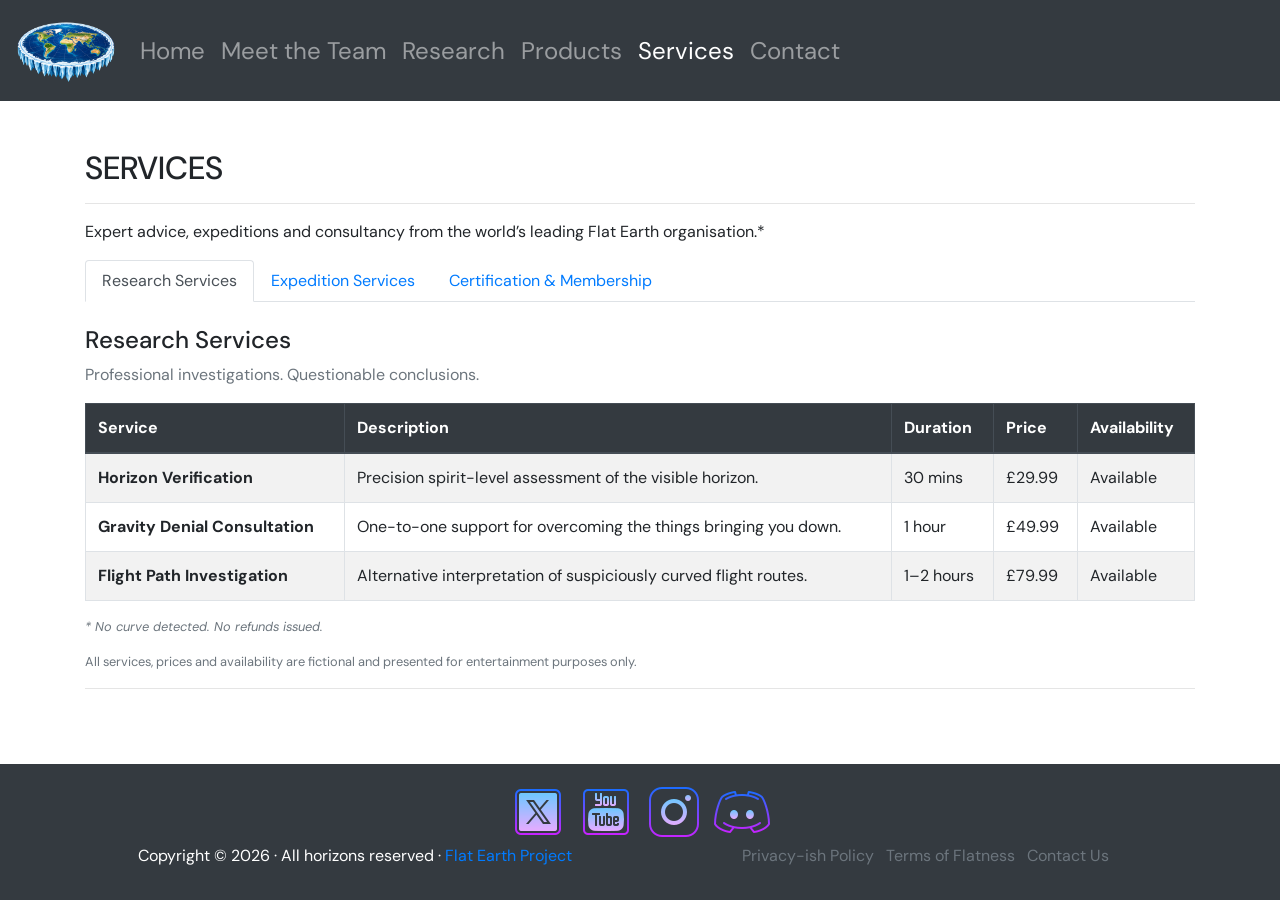
<file: services.html>
<!doctype html>
<html lang="en" style="height: 100;">
  <head>
    <!-- Required meta tags -->
    <meta charset="utf-8">
    <meta name="viewport" content="width=device-width, initial-scale=1, shrink-to-fit=no">

    <!-- Bootstrap CSS -->
    <link rel="stylesheet" href="https://cdn.jsdelivr.net/npm/bootstrap@4.4.1/dist/css/bootstrap.min.css" integrity="sha384-Vkoo8x4CGsO3+Hhxv8T/Q5PaXtkKtu6ug5TOeNV6gBiFeWPGFN9MuhOf23Q9Ifjh" crossorigin="anonymous">
    <link rel="stylesheet" href="css/styles.css">

    <title>Flat Earth HQ</title>
    <link rel="icon" href="assets/favicon.ico" type="image/x-icon">
  </head>
<body class="d-flex flex-column min-vh-100">

<!-- NavBar -------------------------->
<nav class=" navbar navbar-expand-md bg-dark navbar-dark">
  <a class="navbar-brand" href="index.html"><img src="assets/flatEarthLogo.png" alt="Site Logo" style="height: 75px; width: 100px"></a>
  <button class="navbar-toggler" type="button" data-toggle="collapse" data-target="#collapsibleNavbar">
    <span class="navbar-toggler-icon"></span>
  </button>
  <div class="collapse navbar-collapse" id="collapsibleNavbar">
    <ul class="navbar-nav">
      <li class="nav-item"><a class="nav-link" href="index.html">Home</a></li>
      <li class="nav-item"><a class="nav-link" href="meetTheTeam.html">Meet the Team</a></li>
      <li class="nav-item"><a class="nav-link" href="research.html">Research</a></li>
      <li class="nav-item"><a class="nav-link" href="products.html">Products</a></li> 
      <li class="nav-item active"><a class="nav-link" href="services.html" aria-current="page">Services</a></li>
      <li class="nav-item"><a class="nav-link" href="contact.html">Contact</a></li>    
    </ul>
  </div>  
</nav>
<br>
<!-- NavBar End ---------------------->

<!-- Main ---------------------------->
<div class="container" style="flex: 1;">
  <br>
  <h2>SERVICES</h2>
  <hr>
  <p>Expert advice, expeditions and consultancy from the world’s leading Flat Earth organisation.*</p>
<ul class="nav nav-tabs flex-column flex-sm-row" id="servicesTabs" role="tablist">
  <li class="nav-item"><a class="nav-link active" id="research-tab" data-toggle="tab" href="#research" role="tab" aria-controls="research" aria-selected="true">Research Services</a></li>
  <li class="nav-item"><a class="nav-link " id="expedition-tab" data-toggle="tab" href="#expedition" role="tab" aria-controls="expedition" aria-selected="false">Expedition Services</a></li>
  <li class="nav-item"><a class="nav-link " id="certification-tab" data-toggle="tab" href="#certification" role="tab" aria-controls="certification" aria-selected="false">Certification & Membership</a></li>
</ul>
<div class="tab-content" id="servicesTabContent">
  <section class="tab-pane fade show active pt-4" id="research" role="tabpanel" aria-labelledby="research-tab">
    <h3 class="h4">Research Services</h3>
    <p class="text-muted">Professional investigations. Questionable conclusions.</p>
    <div class="table-responsive">
      <table class="table table-striped table-hover table-bordered">
        <thead class="thead-dark"><tr><th scope="col">Service</th><th scope="col">Description</th><th scope="col">Duration</th><th scope="col">Price</th><th scope="col">Availability</th></tr></thead>
        <tbody>
          <tr><th scope="row">Horizon Verification</th><td>Precision spirit-level assessment of the visible horizon.</td><td class="text-nowrap">30 mins</td><td class="text-nowrap">£29.99</td><td class="text-nowrap">Available</td></tr>
          <tr><th scope="row">Gravity Denial Consultation</th><td>One-to-one support for overcoming the things bringing you down.</td><td class="text-nowrap">1 hour</td><td class="text-nowrap">£49.99</td><td class="text-nowrap">Available</td></tr>
          <tr><th scope="row">Flight Path Investigation</th><td>Alternative interpretation of suspiciously curved flight routes.</td><td class="text-nowrap">1–2 hours</td><td class="text-nowrap">£79.99</td><td class="text-nowrap">Available</td></tr>
        </tbody>
      </table>
    </div>
    <p class="small text-muted font-italic">* No curve detected. No refunds issued.</p>
  </section>
  <section class="tab-pane fade  pt-4" id="expedition" role="tabpanel" aria-labelledby="expedition-tab">
    <h3 class="h4">Expedition Services</h3>
    <p class="text-muted">Exploring the edges of knowledge. Occasionally getting lost.</p>
    <div class="table-responsive">
      <table class="table table-striped table-hover table-bordered">
        <thead class="thead-dark"><tr><th scope="col">Service</th><th scope="col">Description</th><th scope="col">Duration</th><th scope="col">Price</th><th scope="col">Availability</th></tr></thead>
        <tbody>
          <tr><th scope="row">Ice Wall Tour</th><td>Guided visit to the legendary ice wall, weather and imagination permitting.</td><td class="text-nowrap">Full day</td><td class="text-nowrap">£199.99</td><td class="text-nowrap">Limited places</td></tr>
          <tr><th scope="row">Edge Detection Expedition</th><td>Premium search for the elusive edge; complimentary “I looked over the edge” certificate.</td><td class="text-nowrap">3–5 days</td><td class="text-nowrap">£999.99</td><td class="text-nowrap">Limited places</td></tr>
          <tr><th scope="row">Emergency Turnaround Training</th><td>Navigation, fuel management and knowing when to head home.</td><td class="text-nowrap">1 day</td><td class="text-nowrap">£149.99</td><td class="text-nowrap">Available</td></tr>
        </tbody>
      </table>
    </div>
    <p class="small text-muted font-italic">* Return journeys subject to geographical cooperation.</p>
  </section>
  <section class="tab-pane fade  pt-4" id="certification" role="tabpanel" aria-labelledby="certification-tab">
    <h3 class="h4">Certification & Membership</h3>
    <p class="text-muted">Official recognition for unofficial scientific achievement.</p>
    <div class="table-responsive">
      <table class="table table-striped table-hover table-bordered">
        <thead class="thead-dark"><tr><th scope="col">Service</th><th scope="col">Description</th><th scope="col">Validity</th><th scope="col">Price</th><th scope="col">Availability</th></tr></thead>
        <tbody>
          <tr><th scope="row">Certified Horizon Observer</th><td>Recognises your ability to look into the distance with conviction.</td><td class="text-nowrap">12 months</td><td class="text-nowrap">£24.99</td><td class="text-nowrap">Available</td></tr>
          <tr><th scope="row">Flat Earth Research Membership</th><td>Annual membership with exclusive updates and alternative explanations.</td><td class="text-nowrap">1 year</td><td class="text-nowrap">£39.99</td><td class="text-nowrap">Available</td></tr>
          <tr><th scope="row">Saturn Exemption Certificate</th><td>Officially confirms that other planets are outside our jurisdiction.</td><td class="text-nowrap">Indefinite</td><td class="text-nowrap">£12.99</td><td class="text-nowrap">Available</td></tr>
        </tbody>
      </table>
    </div>
    <p class="small text-muted font-italic">* Certificates are scientifically meaningless but beautifully printed.</p>
  </section>
</div>
<p class="small text-muted mt-3">All services, prices and availability are fictional and presented for entertainment purposes only.</p>
  <hr>
</div>
<!-- Main End ------------------------>

<!-- Footer -------------------------->
<footer class="text-center bg-dark text-white py-3"> <!-- py-3 = padding, optional-->
    <div>
      <a href="#"><img src="assets/socialIcons/icons8-x-64.png"  alt="X Link Icon"></a>
      <a href="#"><img src="assets/socialIcons/icons8-youtube-squared-64.png"  alt="Youtube Link Icon"></a>
      <a href="#"><img src="assets/socialIcons/icons8-instagram-64.png"  alt="Instagram Link Icon"></a>
      <a href="#"><img src="assets/socialIcons/icons8-discord-64.png"  alt="Discord Link Icon"></a>
    </div>
    <div class="container">
        <div class="row">
            <div class="col-md-6">
                <p>Copyright &copy; 2026 &middot; All horizons reserved &middot; <a href="index.html">Flat Earth Project</a></p>
            </div>
            <div class="col-md-6">
                <ul class="list-inline">
                    <li class="list-inline-item"><a href="#" class="text-muted">Privacy-ish Policy</a></li>
                    <li class="list-inline-item"><a href="#" class="text-muted">Terms of Flatness</a></li>
                    <li class="list-inline-item"><a href="contact.html" class="text-muted">Contact Us</a></li>
                </ul>
            </div>
        </div>
    </div>
</footer>
<!-- Footer End ---------------------->

    <!-- Optional JavaScript -->
    <!-- jQuery first, then Popper.js, then Bootstrap JS -->
    <script src="https://code.jquery.com/jquery-3.4.1.slim.min.js" integrity="sha384-J6qa4849blE2+poT4WnyKhv5vZF5SrPo0iEjwBvKU7imGFAV0wwj1yYfoRSJoZ+n" crossorigin="anonymous"></script>
    <script src="https://cdn.jsdelivr.net/npm/popper.js@1.16.0/dist/umd/popper.min.js" integrity="sha384-Q6E9RHvbIyZFJoft+2mJbHaEWldlvI9IOYy5n3zV9zzTtmI3UksdQRVvoxMfooAo" crossorigin="anonymous"></script>
    <script src="https://cdn.jsdelivr.net/npm/bootstrap@4.4.1/dist/js/bootstrap.min.js" integrity="sha384-wfSDF2E50Y2D1uUdj0O3uMBJnjuUD4Ih7YwaYd1iqfktj0Uod8GCExl3Og8ifwB6" crossorigin="anonymous"></script>
  </body>
</html>
</file>
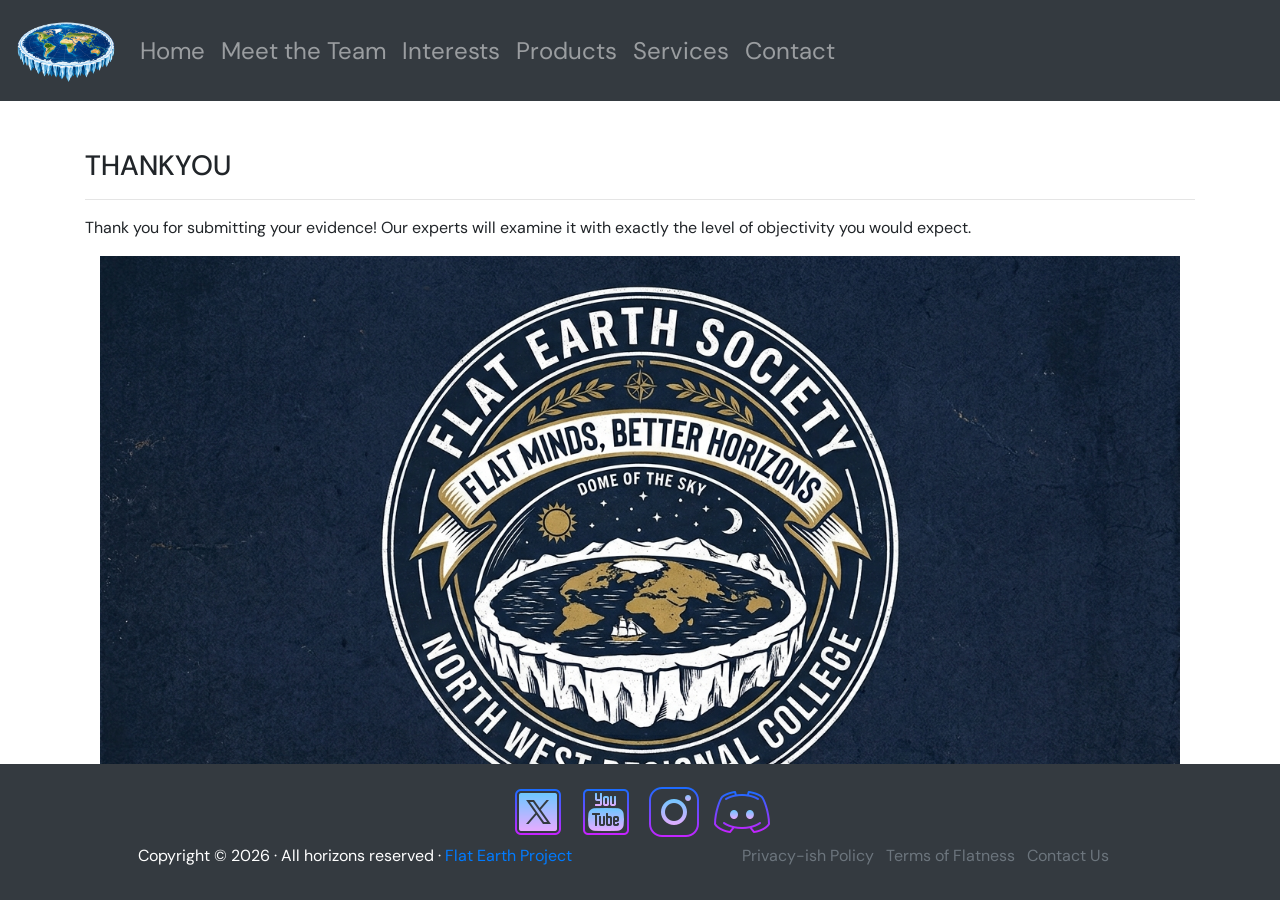
<file: thankyou.html>
<!doctype html>
<html lang="en" style="height: 100;">
  <head>
    <!-- Required meta tags -->
    <meta charset="utf-8">
    <meta name="viewport" content="width=device-width, initial-scale=1, shrink-to-fit=no">

    <!-- Bootstrap CSS -->
    <link rel="stylesheet" href="https://cdn.jsdelivr.net/npm/bootstrap@4.4.1/dist/css/bootstrap.min.css" integrity="sha384-Vkoo8x4CGsO3+Hhxv8T/Q5PaXtkKtu6ug5TOeNV6gBiFeWPGFN9MuhOf23Q9Ifjh" crossorigin="anonymous">
    <link rel="stylesheet" href="css/styles.css">

    <title>Flat Earth HQ</title>
    <link rel="icon" href="assets/favicon.ico" type="image/x-icon">
  </head>
  <body class="d-flex flex-column min-vh-100">

<!-- NavBar -------------------------->
<nav class=" navbar navbar-expand-md bg-dark navbar-dark">
  <a class="navbar-brand" href="index.html"><img src="assets/flatEarthLogo.png" alt="Site Logo" style="height: 75px; width: 100px"></a>
  <button class="navbar-toggler" type="button" data-toggle="collapse" data-target="#collapsibleNavbar">
    <span class="navbar-toggler-icon"></span>
  </button>
  <div class="collapse navbar-collapse" id="collapsibleNavbar">
    <ul class="navbar-nav">
      <li class="nav-item"><a class="nav-link" href="index.html">Home</a></li>
      <li class="nav-item"><a class="nav-link" href="meetTheTeam.html">Meet the Team</a></li>
      <li class="nav-item"><a class="nav-link" href="interests.html">Interests</a></li>
      <li class="nav-item"><a class="nav-link" href="products.html">Products</a></li>
      <li class="nav-item"><a class="nav-link" href="services.html">Services</a></li>
      <li class="nav-item"><a class="nav-link" href="contact.html">Contact</a></li>        
    </ul>
  </div>  
</nav>
<br>
<!-- NavBar End ---------------------->

<!-- Main ---------------------------->
<div class="container" style="flex: 1;">
    <br>

  <h3>THANKYOU</h3>
  <hr>
  <p>Thank you for submitting your evidence! Our experts will examine it with exactly the level of objectivity you would expect.</p>
  <div class="container">
    <img src="assets/Gemini_Generated_Image_g38f13g38f13g38f.jpg" style="width: 100%;">
  </div>
  <hr>
</div>
<!-- Main End ------------------------>

<!-- Footer -------------------------->
<footer class="fixed-bottom text-center bg-dark text-white py-3"> <!-- py-3 = padding, optional-->
    <div>
      <a href="#"><img src="assets/socialIcons/icons8-x-64.png"  alt="X Link Icon"></a>
      <a href="#"><img src="assets/socialIcons/icons8-youtube-squared-64.png"  alt="Youtube Link Icon"></a>
      <a href="#"><img src="assets/socialIcons/icons8-instagram-64.png"  alt="Instagram Link Icon"></a>
      <a href="#"><img src="assets/socialIcons/icons8-discord-64.png"  alt="Discord Link Icon"></a>
    </div>
    <div class="container">
        <div class="row">
            <div class="col-md-6">
                <p>Copyright &copy; 2026 &middot; All horizons reserved &middot; <a href="index.html">Flat Earth Project</a></p>
            </div>
            <div class="col-md-6">
                <ul class="list-inline">
                    <li class="list-inline-item"><a href="#" class="text-muted">Privacy-ish Policy</a></li>
                    <li class="list-inline-item"><a href="#" class="text-muted">Terms of Flatness</a></li>
                    <li class="list-inline-item"><a href="contact.html" class="text-muted">Contact Us</a></li>
                </ul>
            </div>
        </div>
    </div>
</footer>
<!-- Footer End ---------------------->

    <!-- Optional JavaScript -->
    <!-- jQuery first, then Popper.js, then Bootstrap JS -->
    <script src="https://code.jquery.com/jquery-3.4.1.slim.min.js" integrity="sha384-J6qa4849blE2+poT4WnyKhv5vZF5SrPo0iEjwBvKU7imGFAV0wwj1yYfoRSJoZ+n" crossorigin="anonymous"></script>
    <script src="https://cdn.jsdelivr.net/npm/popper.js@1.16.0/dist/umd/popper.min.js" integrity="sha384-Q6E9RHvbIyZFJoft+2mJbHaEWldlvI9IOYy5n3zV9zzTtmI3UksdQRVvoxMfooAo" crossorigin="anonymous"></script>
    <script src="https://cdn.jsdelivr.net/npm/bootstrap@4.4.1/dist/js/bootstrap.min.js" integrity="sha384-wfSDF2E50Y2D1uUdj0O3uMBJnjuUD4Ih7YwaYd1iqfktj0Uod8GCExl3Og8ifwB6" crossorigin="anonymous"></script>
  </body>
</html>
</file>
<file: css/styles.css>
/* Fire font sofia 
@import url('https://fonts.googleapis.com/css?family=Sofia&effect=fire&display=swap'); */

@import url('https://fonts.googleapis.com/css2?family=DM+Sans&display=swap');

/*!-- Custom CSS styles defined in a <style> tag or an external stylesheet */
.custom-navbar {
    background-color: #ff5733; /* Sets custom background color */
    color: white; /* Sets text color */
    border-bottom: 2px solid #000; /* Adds a bottom border */
    padding: 10px; /* Adds padding around the navbar */
    font-size: 32px; /* Sets font size */
    font-weight: bold; /* Sets font weight */
    box-shadow: 0 4px 8px rgba(0, 0, 0, 0.1); /* Adds a subtle shadow */
    transition: background-color 0.3s ease; /* Smooth transition effect */
}

.custom-navbar:hover {
    background-color: #ff4512; /* Changes background color on hover */
}

.nav-link:hover{
    color: chartreuse;
}

/* Make the image fully responsive
.carousel-inner img {
  width: 100%;
  height: 100%;
} */

.navbar-nav li {
  font-size: x-large;
}

.carousel-caption {
  background-color: rgba(255, 255, 255, 0.50);
  font-size: large;
  font-weight: bold;
  color: black;
}

.carousel-indicators li {
    width: 30px;
    height: 10px;
    background-color: rgba(0, 0, 0, 0.45);
}

.carousel-indicators .active {
    background-color: #000;
}

/* Carousel left/right controls */
.carousel-control-prev,
.carousel-control-next {
    width: 10%;
}

/* Carousel arrow icons */
.carousel-control-prev-icon,
.carousel-control-next-icon {
    width: 45px;
    height: 45px;
    background-color: rgba(0, 0, 0, 0.6);
    border-radius: 50%;
}


* {
  font-family: 'DM Sans', sans-serif;
}

/* * {
  font-family: 'Sofia', cursive;
} */

/*
.fire {
  font-family: 'Sofia', cursive;
  color: #ffae00;
  text-shadow:
    0 0 5px #ff6a00,
    0 0 10px #ff4500,
    0 0 20px #ff0000;
  animation: flicker 1.5s infinite alternate;
}

@keyframes flicker {
  from { opacity: 1; }
  to { opacity: 0.8; }
} */

/* https://fonts.googleapis.com/css?family=DM Sans */
/* https://fonts.googleapis.com/css?family=Sofia */
/* https://fonts.googleapis.com/css?family=Audiowide */

/* https://fonts.googleapis.com/css?family=Sofia&effect=fire */

/* <h1 class="font-effect-neon">Neon Effect</h1>
<h1 class="font-effect-outline">Outline Effect</h1>
<h1 class="font-effect-emboss">Emboss Effect</h1>
<h1 class="font-effect-shadow-multiple">Multiple Shadow Effect</h1>

<link rel="stylesheet" href="https://fonts.googleapis.com/css?family=Sofia&effect=neon|outline|emboss|shadow-multiple"> */
</file>
